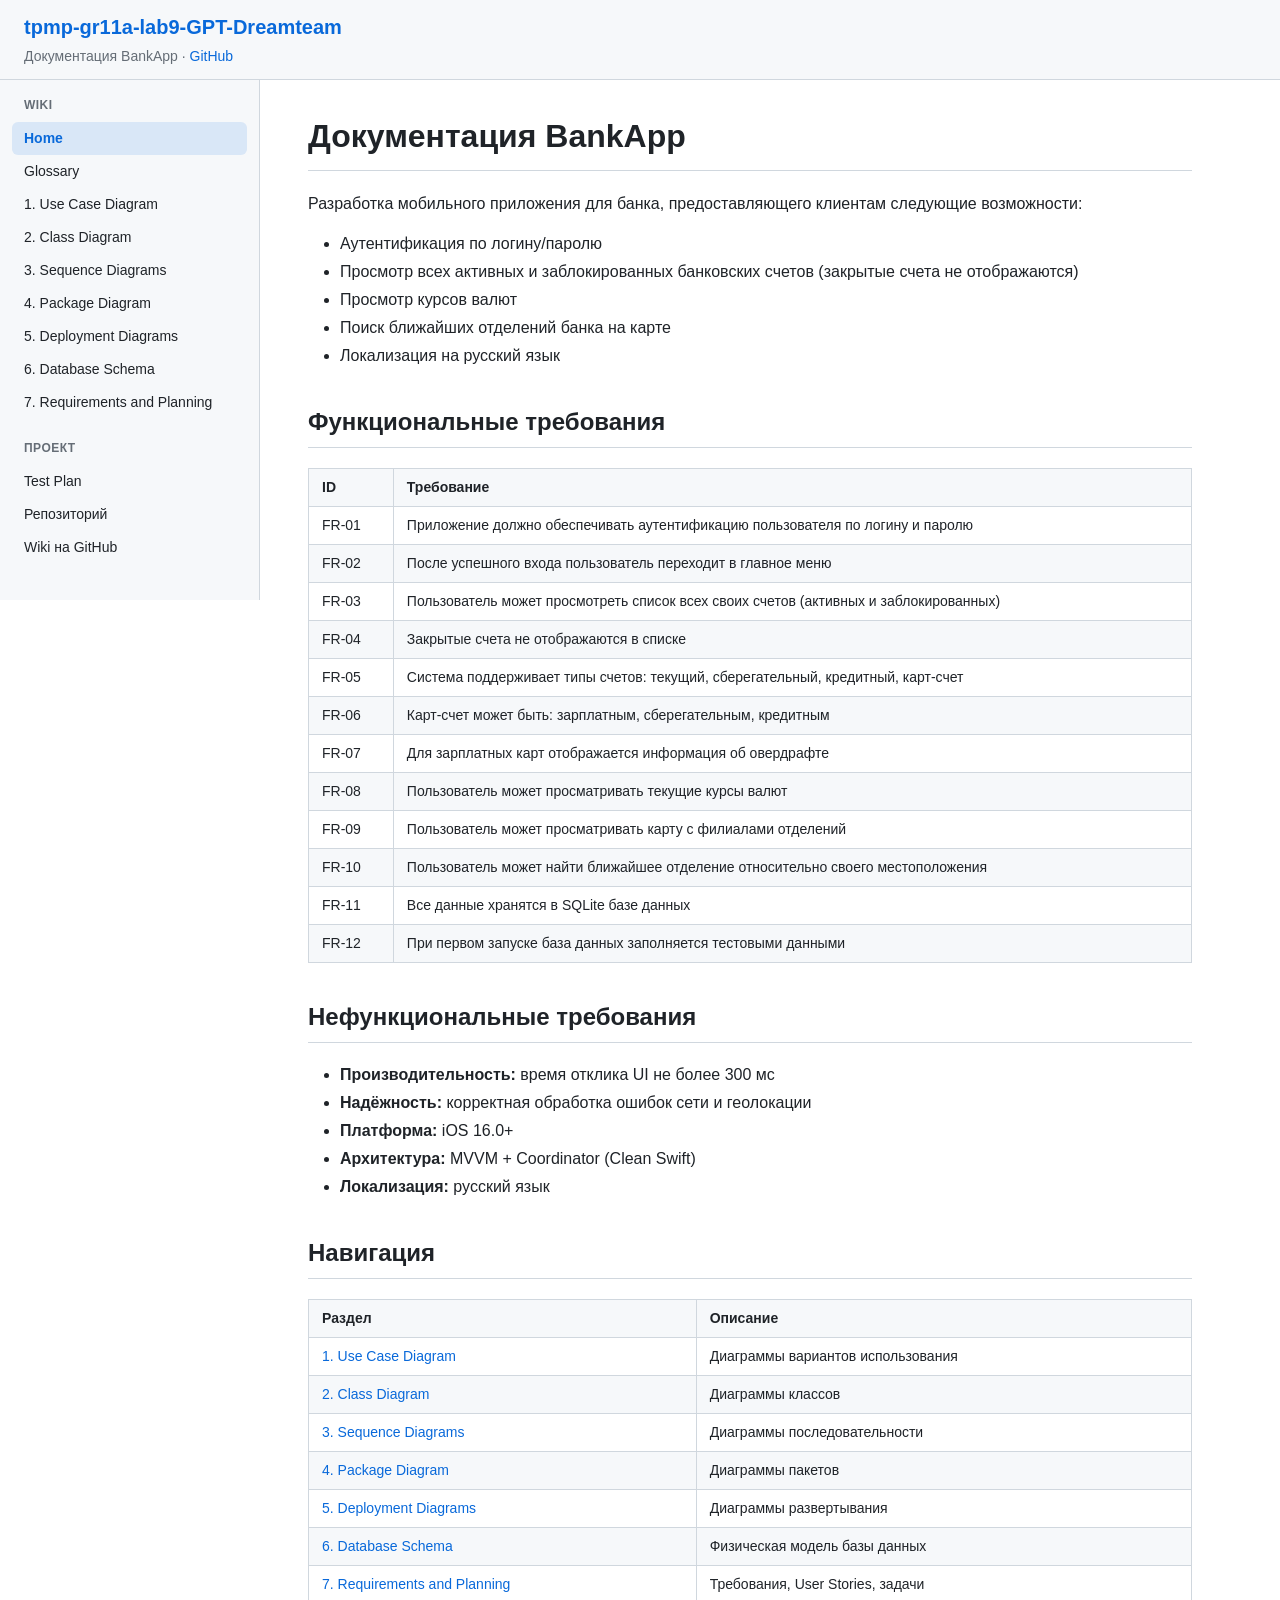
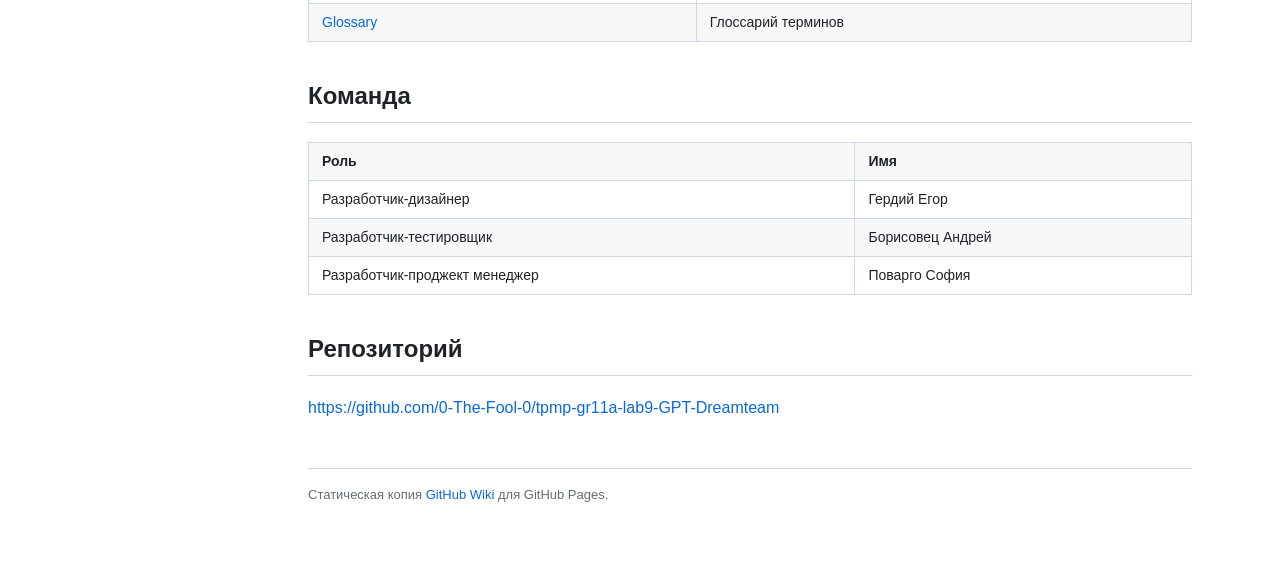
<file: docs/index.html>
<!DOCTYPE html>
<html lang="ru">
<head>
  <meta charset="utf-8">
  <meta name="viewport" content="width=device-width, initial-scale=1">
  <title>Home — BankApp Wiki</title>
  <link rel="stylesheet" href="assets/wiki.css">
</head>
<body>
  <header class="wiki-header">
    <h1><a href="index.html">tpmp-gr11a-lab9-GPT-Dreamteam</a></h1>
    <p>Документация BankApp · <a href="https://github.com/0-The-Fool-0/tpmp-gr11a-lab9-GPT-Dreamteam">GitHub</a></p>
  </header>
  <div class="wiki-layout">
    <aside class="wiki-sidebar">
      <nav>
        <h2>Wiki</h2>
        <ul>
          <li><a href="index.html" class="active">Home</a></li>
          <li><a href="glossary.html">Glossary</a></li>
          <li><a href="use-case-diagram.html">1. Use Case Diagram</a></li>
          <li><a href="class-diagram.html">2. Class Diagram</a></li>
          <li><a href="sequence-diagrams.html">3. Sequence Diagrams</a></li>
          <li><a href="package-diagram.html">4. Package Diagram</a></li>
          <li><a href="deployment-diagrams.html">5. Deployment Diagrams</a></li>
          <li><a href="database-schema.html">6. Database Schema</a></li>
          <li><a href="requirements-and-planning.html">7. Requirements and Planning</a></li>
        </ul>
        <h2>Проект</h2>
        <ul>
          <li><a href="test-plan.html">Test Plan</a></li>
          <li><a href="https://github.com/0-The-Fool-0/tpmp-gr11a-lab9-GPT-Dreamteam">Репозиторий</a></li>
          <li><a href="https://github.com/0-The-Fool-0/tpmp-gr11a-lab9-GPT-Dreamteam/wiki">Wiki на GitHub</a></li>
        </ul>
      </nav>
    </aside>
    <main class="wiki-content">
      <h1>Документация BankApp</h1>
      <p>Разработка мобильного приложения для банка, предоставляющего клиентам следующие возможности:</p>
      <ul>
        <li>Аутентификация по логину/паролю</li>
        <li>Просмотр всех активных и заблокированных банковских счетов (закрытые счета не отображаются)</li>
        <li>Просмотр курсов валют</li>
        <li>Поиск ближайших отделений банка на карте</li>
        <li>Локализация на русский язык</li>
      </ul>

      <h2>Функциональные требования</h2>
      <table>
        <thead>
          <tr><th>ID</th><th>Требование</th></tr>
        </thead>
        <tbody>
          <tr><td>FR-01</td><td>Приложение должно обеспечивать аутентификацию пользователя по логину и паролю</td></tr>
          <tr><td>FR-02</td><td>После успешного входа пользователь переходит в главное меню</td></tr>
          <tr><td>FR-03</td><td>Пользователь может просмотреть список всех своих счетов (активных и заблокированных)</td></tr>
          <tr><td>FR-04</td><td>Закрытые счета не отображаются в списке</td></tr>
          <tr><td>FR-05</td><td>Система поддерживает типы счетов: текущий, сберегательный, кредитный, карт-счет</td></tr>
          <tr><td>FR-06</td><td>Карт-счет может быть: зарплатным, сберегательным, кредитным</td></tr>
          <tr><td>FR-07</td><td>Для зарплатных карт отображается информация об овердрафте</td></tr>
          <tr><td>FR-08</td><td>Пользователь может просматривать текущие курсы валют</td></tr>
          <tr><td>FR-09</td><td>Пользователь может просматривать карту с филиалами отделений</td></tr>
          <tr><td>FR-10</td><td>Пользователь может найти ближайшее отделение относительно своего местоположения</td></tr>
          <tr><td>FR-11</td><td>Все данные хранятся в SQLite базе данных</td></tr>
          <tr><td>FR-12</td><td>При первом запуске база данных заполняется тестовыми данными</td></tr>
        </tbody>
      </table>

      <h2>Нефункциональные требования</h2>
      <ul>
        <li><strong>Производительность:</strong> время отклика UI не более 300 мс</li>
        <li><strong>Надёжность:</strong> корректная обработка ошибок сети и геолокации</li>
        <li><strong>Платформа:</strong> iOS 16.0+</li>
        <li><strong>Архитектура:</strong> MVVM + Coordinator (Clean Swift)</li>
        <li><strong>Локализация:</strong> русский язык</li>
      </ul>

      <h2>Навигация</h2>
      <table>
        <thead>
          <tr><th>Раздел</th><th>Описание</th></tr>
        </thead>
        <tbody>
          <tr><td><a href="use-case-diagram.html">1. Use Case Diagram</a></td><td>Диаграммы вариантов использования</td></tr>
          <tr><td><a href="class-diagram.html">2. Class Diagram</a></td><td>Диаграммы классов</td></tr>
          <tr><td><a href="sequence-diagrams.html">3. Sequence Diagrams</a></td><td>Диаграммы последовательности</td></tr>
          <tr><td><a href="package-diagram.html">4. Package Diagram</a></td><td>Диаграммы пакетов</td></tr>
          <tr><td><a href="deployment-diagrams.html">5. Deployment Diagrams</a></td><td>Диаграммы развертывания</td></tr>
          <tr><td><a href="database-schema.html">6. Database Schema</a></td><td>Физическая модель базы данных</td></tr>
          <tr><td><a href="requirements-and-planning.html">7. Requirements and Planning</a></td><td>Требования, User Stories, задачи</td></tr>
          <tr><td><a href="glossary.html">Glossary</a></td><td>Глоссарий терминов</td></tr>
        </tbody>
      </table>

      <h2>Команда</h2>
      <table>
        <thead>
          <tr><th>Роль</th><th>Имя</th></tr>
        </thead>
        <tbody>
          <tr><td>Разработчик-дизайнер</td><td>Гердий Егор</td></tr>
          <tr><td>Разработчик-тестировщик</td><td>Борисовец Андрей</td></tr>
          <tr><td>Разработчик-проджект менеджер</td><td>Поварго София</td></tr>
        </tbody>
      </table>

      <h2>Репозиторий</h2>
      <p><a href="https://github.com/0-The-Fool-0/tpmp-gr11a-lab9-GPT-Dreamteam">https://github.com/0-The-Fool-0/tpmp-gr11a-lab9-GPT-Dreamteam</a></p>

      <footer class="wiki-footer">
        Статическая копия <a href="https://github.com/0-The-Fool-0/tpmp-gr11a-lab9-GPT-Dreamteam/wiki">GitHub Wiki</a> для GitHub Pages.
      </footer>
    </main>
  </div>
</body>
</html>
</file>
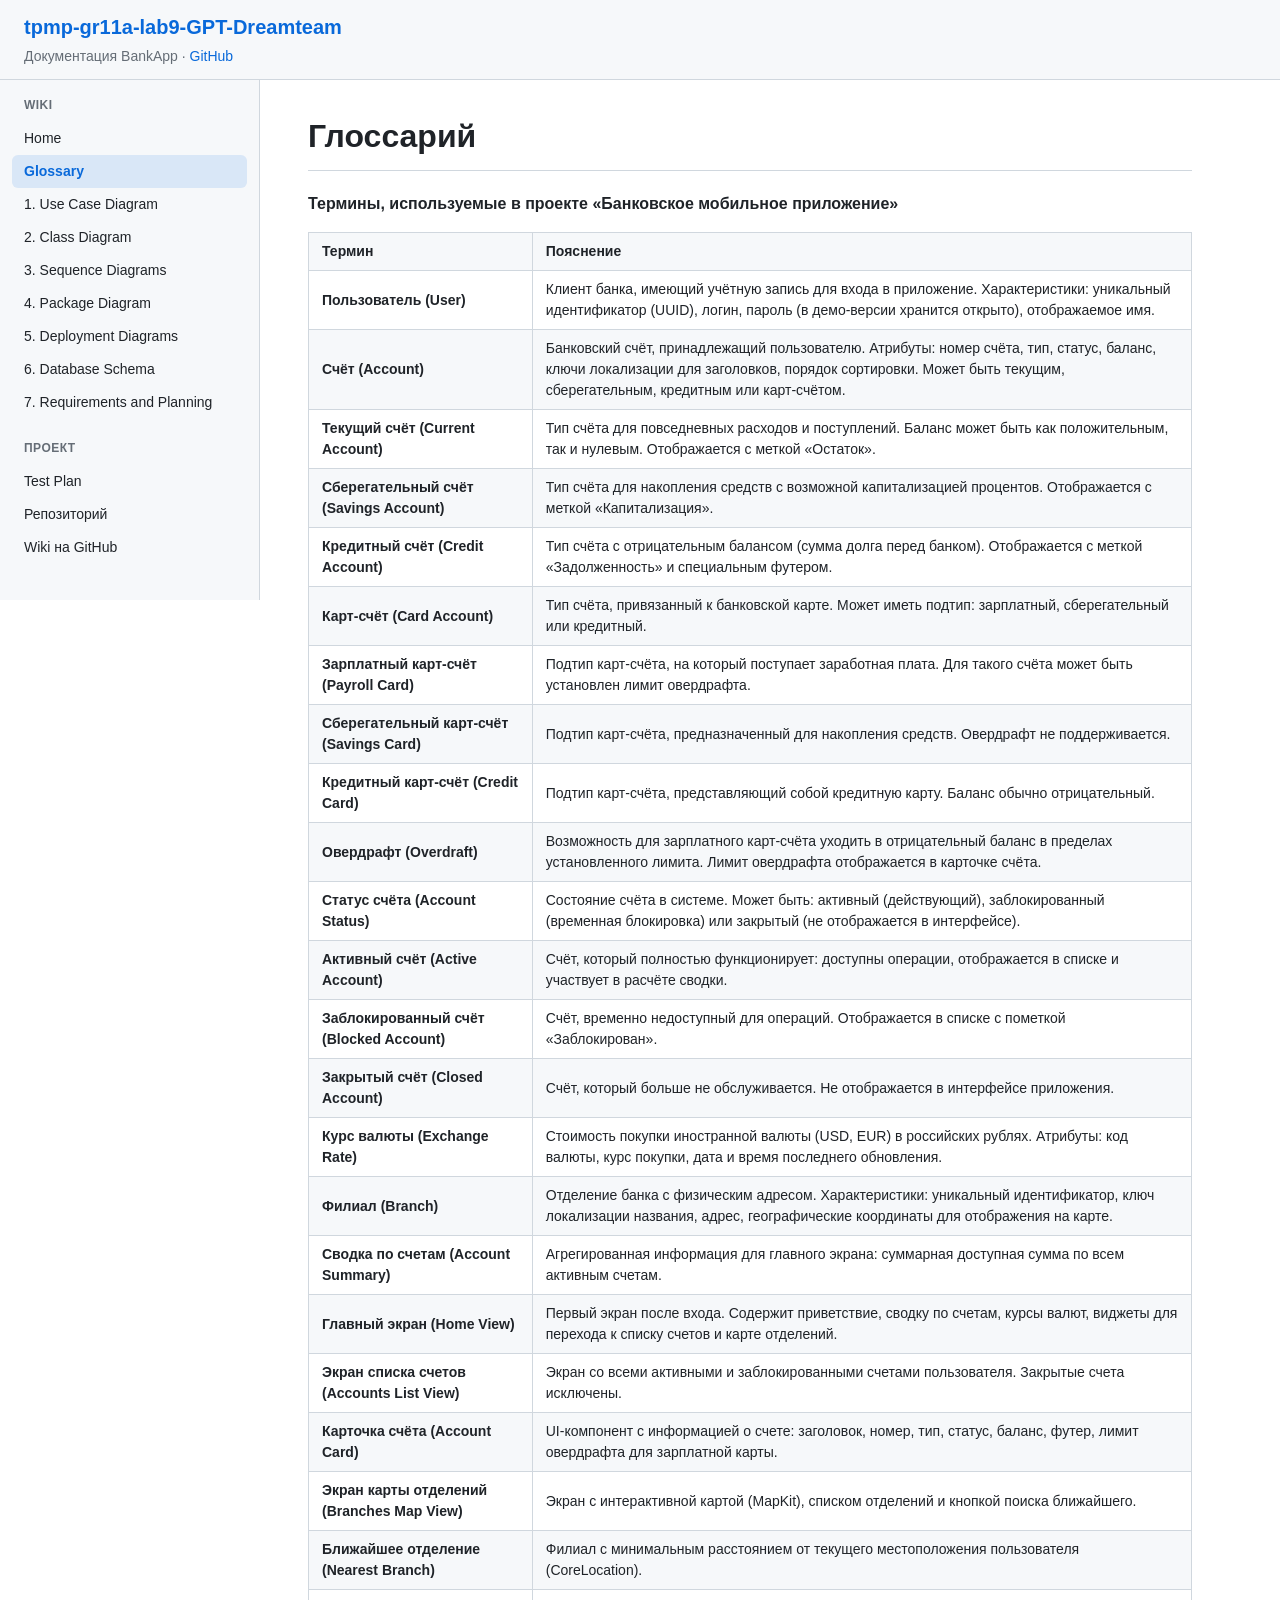
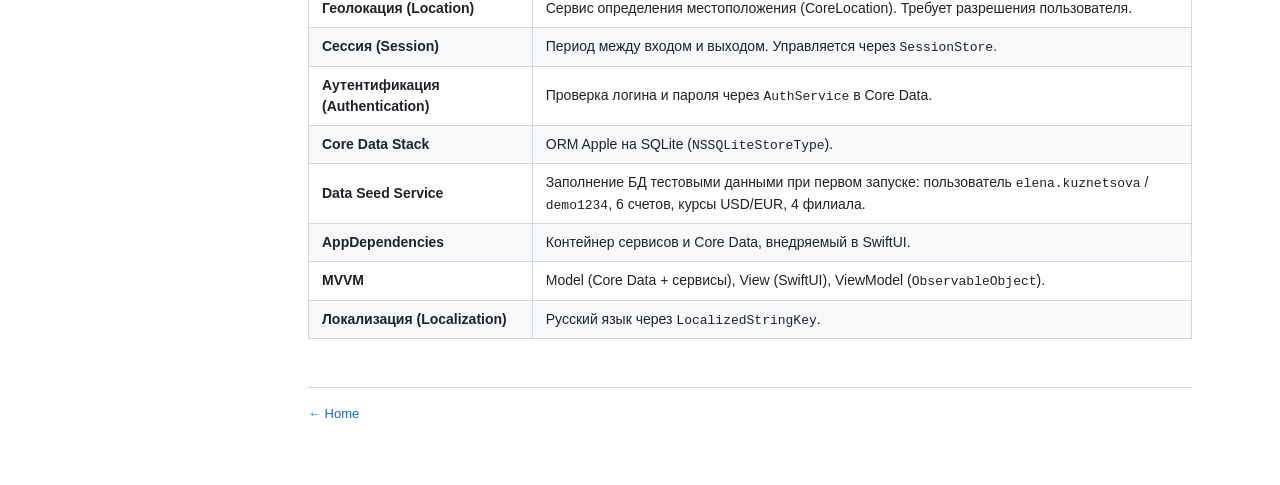
<file: docs/glossary.html>
<!DOCTYPE html>
<html lang="ru">
<head>
  <meta charset="utf-8">
  <meta name="viewport" content="width=device-width, initial-scale=1">
  <title>Glossary — BankApp Wiki</title>
  <link rel="stylesheet" href="assets/wiki.css">
</head>
<body>
  <header class="wiki-header">
    <h1><a href="index.html">tpmp-gr11a-lab9-GPT-Dreamteam</a></h1>
    <p>Документация BankApp · <a href="https://github.com/0-The-Fool-0/tpmp-gr11a-lab9-GPT-Dreamteam">GitHub</a></p>
  </header>
  <div class="wiki-layout">
    <aside class="wiki-sidebar">
      <nav>
        <h2>Wiki</h2>
        <ul>
          <li><a href="index.html">Home</a></li>
          <li><a href="glossary.html" class="active">Glossary</a></li>
          <li><a href="use-case-diagram.html">1. Use Case Diagram</a></li>
          <li><a href="class-diagram.html">2. Class Diagram</a></li>
          <li><a href="sequence-diagrams.html">3. Sequence Diagrams</a></li>
          <li><a href="package-diagram.html">4. Package Diagram</a></li>
          <li><a href="deployment-diagrams.html">5. Deployment Diagrams</a></li>
          <li><a href="database-schema.html">6. Database Schema</a></li>
          <li><a href="requirements-and-planning.html">7. Requirements and Planning</a></li>
        </ul>
        <h2>Проект</h2>
        <ul>
          <li><a href="test-plan.html">Test Plan</a></li>
          <li><a href="https://github.com/0-The-Fool-0/tpmp-gr11a-lab9-GPT-Dreamteam">Репозиторий</a></li>
          <li><a href="https://github.com/0-The-Fool-0/tpmp-gr11a-lab9-GPT-Dreamteam/wiki">Wiki на GitHub</a></li>
        </ul>
      </nav>
    </aside>
    <main class="wiki-content">
      <h1>Глоссарий</h1>
      <p><strong>Термины, используемые в проекте «Банковское мобильное приложение»</strong></p>
      <table>
        <thead><tr><th>Термин</th><th>Пояснение</th></tr></thead>
        <tbody>
          <tr><td><strong>Пользователь (User)</strong></td><td>Клиент банка, имеющий учётную запись для входа в приложение. Характеристики: уникальный идентификатор (UUID), логин, пароль (в демо-версии хранится открыто), отображаемое имя.</td></tr>
          <tr><td><strong>Счёт (Account)</strong></td><td>Банковский счёт, принадлежащий пользователю. Атрибуты: номер счёта, тип, статус, баланс, ключи локализации для заголовков, порядок сортировки. Может быть текущим, сберегательным, кредитным или карт-счётом.</td></tr>
          <tr><td><strong>Текущий счёт (Current Account)</strong></td><td>Тип счёта для повседневных расходов и поступлений. Баланс может быть как положительным, так и нулевым. Отображается с меткой «Остаток».</td></tr>
          <tr><td><strong>Сберегательный счёт (Savings Account)</strong></td><td>Тип счёта для накопления средств с возможной капитализацией процентов. Отображается с меткой «Капитализация».</td></tr>
          <tr><td><strong>Кредитный счёт (Credit Account)</strong></td><td>Тип счёта с отрицательным балансом (сумма долга перед банком). Отображается с меткой «Задолженность» и специальным футером.</td></tr>
          <tr><td><strong>Карт-счёт (Card Account)</strong></td><td>Тип счёта, привязанный к банковской карте. Может иметь подтип: зарплатный, сберегательный или кредитный.</td></tr>
          <tr><td><strong>Зарплатный карт-счёт (Payroll Card)</strong></td><td>Подтип карт-счёта, на который поступает заработная плата. Для такого счёта может быть установлен лимит овердрафта.</td></tr>
          <tr><td><strong>Сберегательный карт-счёт (Savings Card)</strong></td><td>Подтип карт-счёта, предназначенный для накопления средств. Овердрафт не поддерживается.</td></tr>
          <tr><td><strong>Кредитный карт-счёт (Credit Card)</strong></td><td>Подтип карт-счёта, представляющий собой кредитную карту. Баланс обычно отрицательный.</td></tr>
          <tr><td><strong>Овердрафт (Overdraft)</strong></td><td>Возможность для зарплатного карт-счёта уходить в отрицательный баланс в пределах установленного лимита. Лимит овердрафта отображается в карточке счёта.</td></tr>
          <tr><td><strong>Статус счёта (Account Status)</strong></td><td>Состояние счёта в системе. Может быть: активный (действующий), заблокированный (временная блокировка) или закрытый (не отображается в интерфейсе).</td></tr>
          <tr><td><strong>Активный счёт (Active Account)</strong></td><td>Счёт, который полностью функционирует: доступны операции, отображается в списке и участвует в расчёте сводки.</td></tr>
          <tr><td><strong>Заблокированный счёт (Blocked Account)</strong></td><td>Счёт, временно недоступный для операций. Отображается в списке с пометкой «Заблокирован».</td></tr>
          <tr><td><strong>Закрытый счёт (Closed Account)</strong></td><td>Счёт, который больше не обслуживается. Не отображается в интерфейсе приложения.</td></tr>
          <tr><td><strong>Курс валюты (Exchange Rate)</strong></td><td>Стоимость покупки иностранной валюты (USD, EUR) в российских рублях. Атрибуты: код валюты, курс покупки, дата и время последнего обновления.</td></tr>
          <tr><td><strong>Филиал (Branch)</strong></td><td>Отделение банка с физическим адресом. Характеристики: уникальный идентификатор, ключ локализации названия, адрес, географические координаты для отображения на карте.</td></tr>
          <tr><td><strong>Сводка по счетам (Account Summary)</strong></td><td>Агрегированная информация для главного экрана: суммарная доступная сумма по всем активным счетам.</td></tr>
          <tr><td><strong>Главный экран (Home View)</strong></td><td>Первый экран после входа. Содержит приветствие, сводку по счетам, курсы валют, виджеты для перехода к списку счетов и карте отделений.</td></tr>
          <tr><td><strong>Экран списка счетов (Accounts List View)</strong></td><td>Экран со всеми активными и заблокированными счетами пользователя. Закрытые счета исключены.</td></tr>
          <tr><td><strong>Карточка счёта (Account Card)</strong></td><td>UI-компонент с информацией о счете: заголовок, номер, тип, статус, баланс, футер, лимит овердрафта для зарплатной карты.</td></tr>
          <tr><td><strong>Экран карты отделений (Branches Map View)</strong></td><td>Экран с интерактивной картой (MapKit), списком отделений и кнопкой поиска ближайшего.</td></tr>
          <tr><td><strong>Ближайшее отделение (Nearest Branch)</strong></td><td>Филиал с минимальным расстоянием от текущего местоположения пользователя (CoreLocation).</td></tr>
          <tr><td><strong>Геолокация (Location)</strong></td><td>Сервис определения местоположения (CoreLocation). Требует разрешения пользователя.</td></tr>
          <tr><td><strong>Сессия (Session)</strong></td><td>Период между входом и выходом. Управляется через <code>SessionStore</code>.</td></tr>
          <tr><td><strong>Аутентификация (Authentication)</strong></td><td>Проверка логина и пароля через <code>AuthService</code> в Core Data.</td></tr>
          <tr><td><strong>Core Data Stack</strong></td><td>ORM Apple на SQLite (<code>NSSQLiteStoreType</code>).</td></tr>
          <tr><td><strong>Data Seed Service</strong></td><td>Заполнение БД тестовыми данными при первом запуске: пользователь <code>elena.kuznetsova</code> / <code>demo1234</code>, 6 счетов, курсы USD/EUR, 4 филиала.</td></tr>
          <tr><td><strong>AppDependencies</strong></td><td>Контейнер сервисов и Core Data, внедряемый в SwiftUI.</td></tr>
          <tr><td><strong>MVVM</strong></td><td>Model (Core Data + сервисы), View (SwiftUI), ViewModel (<code>ObservableObject</code>).</td></tr>
          <tr><td><strong>Локализация (Localization)</strong></td><td>Русский язык через <code>LocalizedStringKey</code>.</td></tr>
        </tbody>
      </table>
      <footer class="wiki-footer"><a href="index.html">← Home</a></footer>
    </main>
  </div>
</body>
</html>
</file>
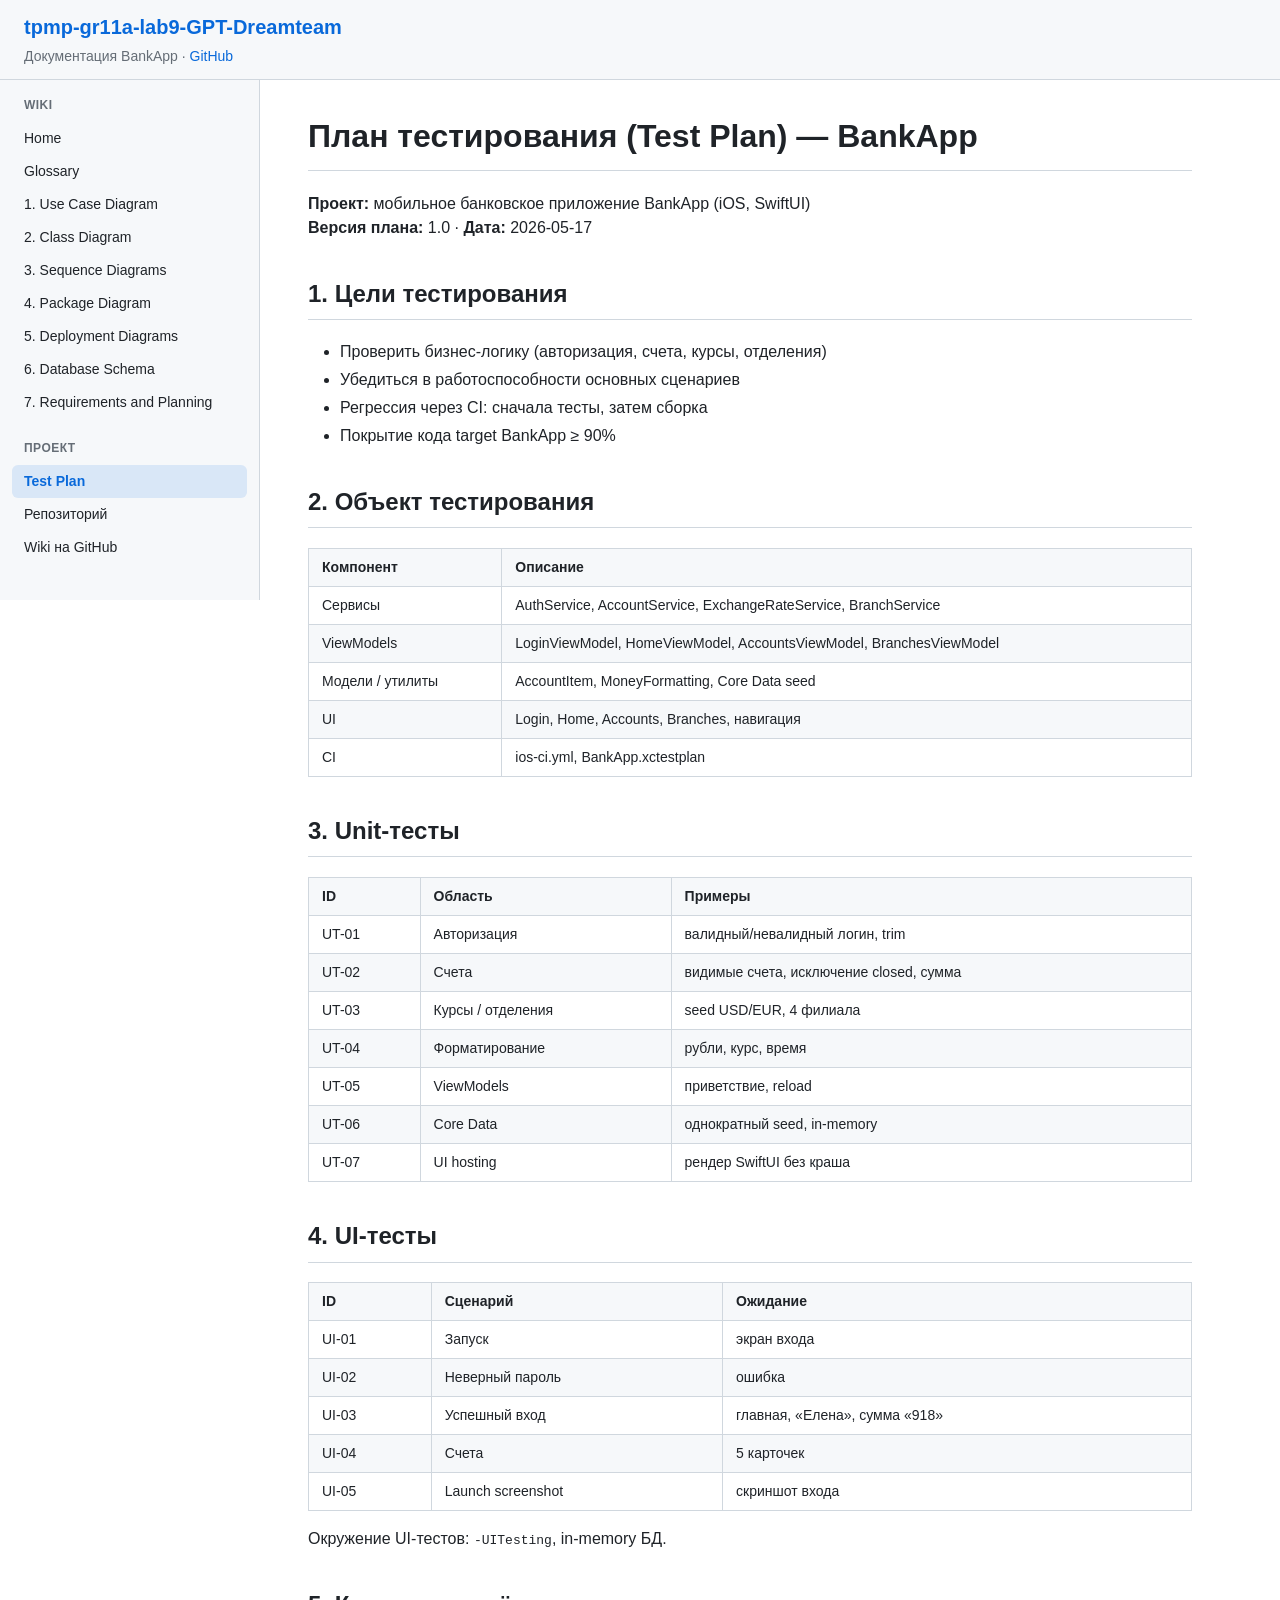
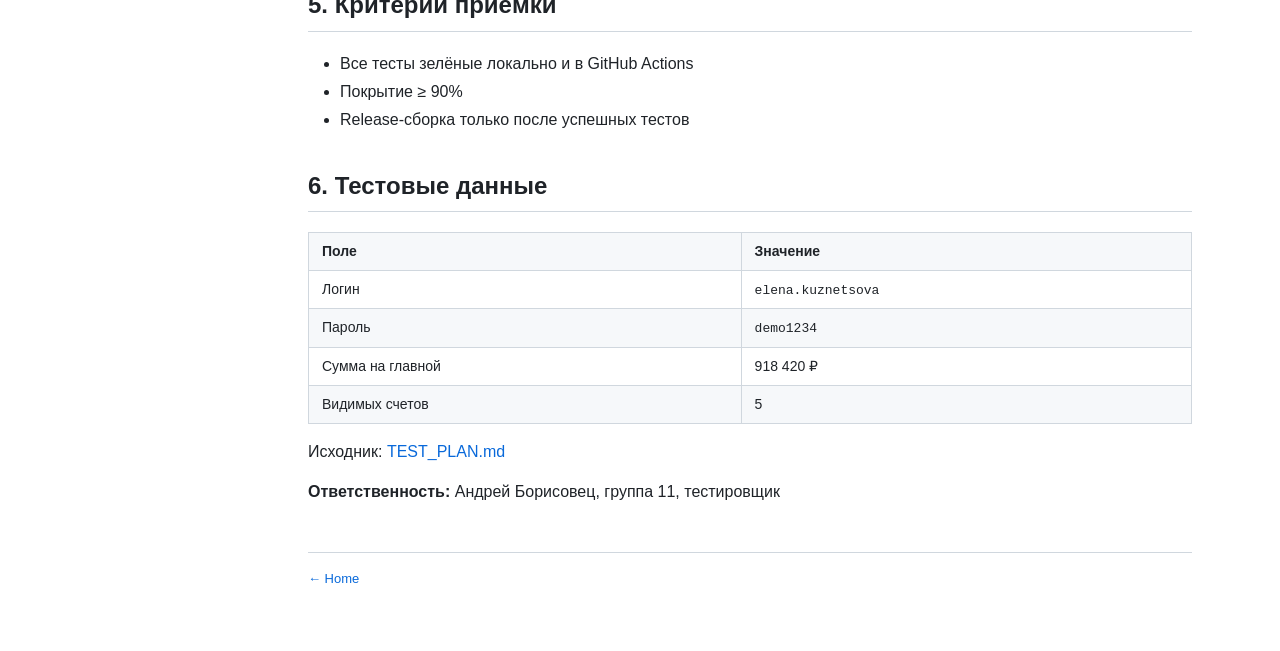
<file: docs/test-plan.html>
<!DOCTYPE html>
<html lang="ru">
<head>
  <meta charset="utf-8">
  <meta name="viewport" content="width=device-width, initial-scale=1">
  <title>Test Plan — BankApp Wiki</title>
  <link rel="stylesheet" href="assets/wiki.css">
</head>
<body>
  <header class="wiki-header">
    <h1><a href="index.html">tpmp-gr11a-lab9-GPT-Dreamteam</a></h1>
    <p>Документация BankApp · <a href="https://github.com/0-The-Fool-0/tpmp-gr11a-lab9-GPT-Dreamteam">GitHub</a></p>
  </header>
  <div class="wiki-layout">
    <aside class="wiki-sidebar">
      <nav>
        <h2>Wiki</h2>
        <ul>
          <li><a href="index.html">Home</a></li>
          <li><a href="glossary.html">Glossary</a></li>
          <li><a href="use-case-diagram.html">1. Use Case Diagram</a></li>
          <li><a href="class-diagram.html">2. Class Diagram</a></li>
          <li><a href="sequence-diagrams.html">3. Sequence Diagrams</a></li>
          <li><a href="package-diagram.html">4. Package Diagram</a></li>
          <li><a href="deployment-diagrams.html">5. Deployment Diagrams</a></li>
          <li><a href="database-schema.html">6. Database Schema</a></li>
          <li><a href="requirements-and-planning.html">7. Requirements and Planning</a></li>
        </ul>
        <h2>Проект</h2>
        <ul>
          <li><a href="test-plan.html" class="active">Test Plan</a></li>
          <li><a href="https://github.com/0-The-Fool-0/tpmp-gr11a-lab9-GPT-Dreamteam">Репозиторий</a></li>
          <li><a href="https://github.com/0-The-Fool-0/tpmp-gr11a-lab9-GPT-Dreamteam/wiki">Wiki на GitHub</a></li>
        </ul>
      </nav>
    </aside>
    <main class="wiki-content">

      <h1>План тестирования (Test Plan) — BankApp</h1>
      <p><strong>Проект:</strong> мобильное банковское приложение BankApp (iOS, SwiftUI)<br>
      <strong>Версия плана:</strong> 1.0 · <strong>Дата:</strong> 2026-05-17</p>
      <h2>1. Цели тестирования</h2>
      <ul>
        <li>Проверить бизнес-логику (авторизация, счета, курсы, отделения)</li>
        <li>Убедиться в работоспособности основных сценариев</li>
        <li>Регрессия через CI: сначала тесты, затем сборка</li>
        <li>Покрытие кода target BankApp ≥ 90%</li>
      </ul>
      <h2>2. Объект тестирования</h2>
      <table>
        <thead><tr><th>Компонент</th><th>Описание</th></tr></thead>
        <tbody>
          <tr><td>Сервисы</td><td>AuthService, AccountService, ExchangeRateService, BranchService</td></tr>
          <tr><td>ViewModels</td><td>LoginViewModel, HomeViewModel, AccountsViewModel, BranchesViewModel</td></tr>
          <tr><td>Модели / утилиты</td><td>AccountItem, MoneyFormatting, Core Data seed</td></tr>
          <tr><td>UI</td><td>Login, Home, Accounts, Branches, навигация</td></tr>
          <tr><td>CI</td><td>ios-ci.yml, BankApp.xctestplan</td></tr>
        </tbody>
      </table>
      <h2>3. Unit-тесты</h2>
      <table>
        <thead><tr><th>ID</th><th>Область</th><th>Примеры</th></tr></thead>
        <tbody>
          <tr><td>UT-01</td><td>Авторизация</td><td>валидный/невалидный логин, trim</td></tr>
          <tr><td>UT-02</td><td>Счета</td><td>видимые счета, исключение closed, сумма</td></tr>
          <tr><td>UT-03</td><td>Курсы / отделения</td><td>seed USD/EUR, 4 филиала</td></tr>
          <tr><td>UT-04</td><td>Форматирование</td><td>рубли, курс, время</td></tr>
          <tr><td>UT-05</td><td>ViewModels</td><td>приветствие, reload</td></tr>
          <tr><td>UT-06</td><td>Core Data</td><td>однократный seed, in-memory</td></tr>
          <tr><td>UT-07</td><td>UI hosting</td><td>рендер SwiftUI без краша</td></tr>
        </tbody>
      </table>
      <h2>4. UI-тесты</h2>
      <table>
        <thead><tr><th>ID</th><th>Сценарий</th><th>Ожидание</th></tr></thead>
        <tbody>
          <tr><td>UI-01</td><td>Запуск</td><td>экран входа</td></tr>
          <tr><td>UI-02</td><td>Неверный пароль</td><td>ошибка</td></tr>
          <tr><td>UI-03</td><td>Успешный вход</td><td>главная, «Елена», сумма «918»</td></tr>
          <tr><td>UI-04</td><td>Счета</td><td>5 карточек</td></tr>
          <tr><td>UI-05</td><td>Launch screenshot</td><td>скриншот входа</td></tr>
        </tbody>
      </table>
      <p>Окружение UI-тестов: <code>-UITesting</code>, in-memory БД.</p>
      <h2>5. Критерии приёмки</h2>
      <ul>
        <li>Все тесты зелёные локально и в GitHub Actions</li>
        <li>Покрытие ≥ 90%</li>
        <li>Release-сборка только после успешных тестов</li>
      </ul>
      <h2>6. Тестовые данные</h2>
      <table>
        <thead><tr><th>Поле</th><th>Значение</th></tr></thead>
        <tbody>
          <tr><td>Логин</td><td><code>elena.kuznetsova</code></td></tr>
          <tr><td>Пароль</td><td><code>demo1234</code></td></tr>
          <tr><td>Сумма на главной</td><td>918 420 ₽</td></tr>
          <tr><td>Видимых счетов</td><td>5</td></tr>
        </tbody>
      </table>
      <p>Исходник: <a href="TEST_PLAN.md">TEST_PLAN.md</a></p>
      <p><strong>Ответственность:</strong> Андрей Борисовец, группа 11, тестировщик</p>

      <footer class="wiki-footer"><a href="index.html">← Home</a></footer>
    </main>
  </div>
</body>
</html>
</file>
<file: docs/assets/wiki.css>
:root {
  --color-canvas-default: #ffffff;
  --color-canvas-subtle: #f6f8fa;
  --color-border-default: #d0d7de;
  --color-fg-default: #1f2328;
  --color-fg-muted: #656d76;
  --color-accent-fg: #0969da;
  --color-accent-emphasis: #0969da;
  --font-stack: -apple-system, BlinkMacSystemFont, "Segoe UI", "Noto Sans", Helvetica, Arial, sans-serif;
  --sidebar-width: 260px;
}

* {
  box-sizing: border-box;
}

html {
  font-size: 16px;
}

body {
  margin: 0;
  font-family: var(--font-stack);
  color: var(--color-fg-default);
  background: var(--color-canvas-default);
  line-height: 1.5;
}

.wiki-header {
  border-bottom: 1px solid var(--color-border-default);
  background: var(--color-canvas-subtle);
  padding: 12px 24px;
}

.wiki-header h1 {
  margin: 0;
  font-size: 20px;
  font-weight: 600;
}

.wiki-header p {
  margin: 4px 0 0;
  font-size: 14px;
  color: var(--color-fg-muted);
}

.wiki-header a {
  color: var(--color-accent-fg);
  text-decoration: none;
}

.wiki-header a:hover {
  text-decoration: underline;
}

.wiki-layout {
  display: flex;
  min-height: calc(100vh - 72px);
}

.wiki-sidebar {
  width: var(--sidebar-width);
  flex-shrink: 0;
  border-right: 1px solid var(--color-border-default);
  background: var(--color-canvas-subtle);
  padding: 16px 0;
  position: sticky;
  top: 0;
  align-self: flex-start;
  max-height: 100vh;
  overflow-y: auto;
}

.wiki-sidebar nav {
  padding: 0 12px;
}

.wiki-sidebar h2 {
  margin: 0 12px 8px;
  font-size: 12px;
  font-weight: 600;
  text-transform: uppercase;
  letter-spacing: 0.04em;
  color: var(--color-fg-muted);
}

.wiki-sidebar ul {
  list-style: none;
  margin: 0 0 20px;
  padding: 0;
}

.wiki-sidebar li {
  margin: 0;
}

.wiki-sidebar a {
  display: block;
  padding: 6px 12px;
  border-radius: 6px;
  font-size: 14px;
  color: var(--color-fg-default);
  text-decoration: none;
}

.wiki-sidebar a:hover {
  background: rgba(9, 105, 218, 0.08);
}

.wiki-sidebar a.active {
  background: rgba(9, 105, 218, 0.12);
  font-weight: 600;
  color: var(--color-accent-fg);
}

.wiki-content {
  flex: 1;
  min-width: 0;
  padding: 32px 48px 64px;
  max-width: 980px;
}

.wiki-content h1 {
  margin-top: 0;
  padding-bottom: 0.3em;
  font-size: 2em;
  font-weight: 600;
  border-bottom: 1px solid var(--color-border-default);
}

.wiki-content h2 {
  margin-top: 1.5em;
  padding-bottom: 0.3em;
  font-size: 1.5em;
  font-weight: 600;
  border-bottom: 1px solid var(--color-border-default);
}

.wiki-content h3 {
  margin-top: 1.25em;
  font-size: 1.25em;
  font-weight: 600;
}

.wiki-content p,
.wiki-content ul,
.wiki-content ol {
  margin: 0 0 16px;
}

.wiki-content ul,
.wiki-content ol {
  padding-left: 2em;
}

.wiki-content li + li {
  margin-top: 0.25em;
}

.wiki-content a {
  color: var(--color-accent-fg);
  text-decoration: none;
}

.wiki-content a:hover {
  text-decoration: underline;
}

.wiki-content table {
  width: 100%;
  border-collapse: collapse;
  margin: 16px 0;
  font-size: 14px;
}

.wiki-content th,
.wiki-content td {
  border: 1px solid var(--color-border-default);
  padding: 8px 13px;
}

.wiki-content th {
  background: var(--color-canvas-subtle);
  font-weight: 600;
  text-align: left;
}

.wiki-content tr:nth-child(even) td {
  background: var(--color-canvas-subtle);
}

.wiki-content img {
  max-width: 100%;
  height: auto;
  border: 1px solid var(--color-border-default);
  border-radius: 6px;
  margin: 16px 0;
}

.wiki-content pre,
.wiki-content code {
  font-family: ui-monospace, SFMono-Regular, "SF Mono", Menlo, Consolas, monospace;
  font-size: 13px;
}

.wiki-content pre {
  background: var(--color-canvas-subtle);
  border: 1px solid var(--color-border-default);
  border-radius: 6px;
  padding: 16px;
  overflow-x: auto;
}

.wiki-content hr {
  border: none;
  border-top: 1px solid var(--color-border-default);
  margin: 24px 0;
}

.wiki-footer {
  margin-top: 48px;
  padding-top: 16px;
  border-top: 1px solid var(--color-border-default);
  font-size: 13px;
  color: var(--color-fg-muted);
}

@media (max-width: 900px) {
  .wiki-layout {
    flex-direction: column;
  }

  .wiki-sidebar {
    width: 100%;
    position: static;
    max-height: none;
    border-right: none;
    border-bottom: 1px solid var(--color-border-default);
  }

  .wiki-content {
    padding: 24px 20px 48px;
  }
}
</file>
